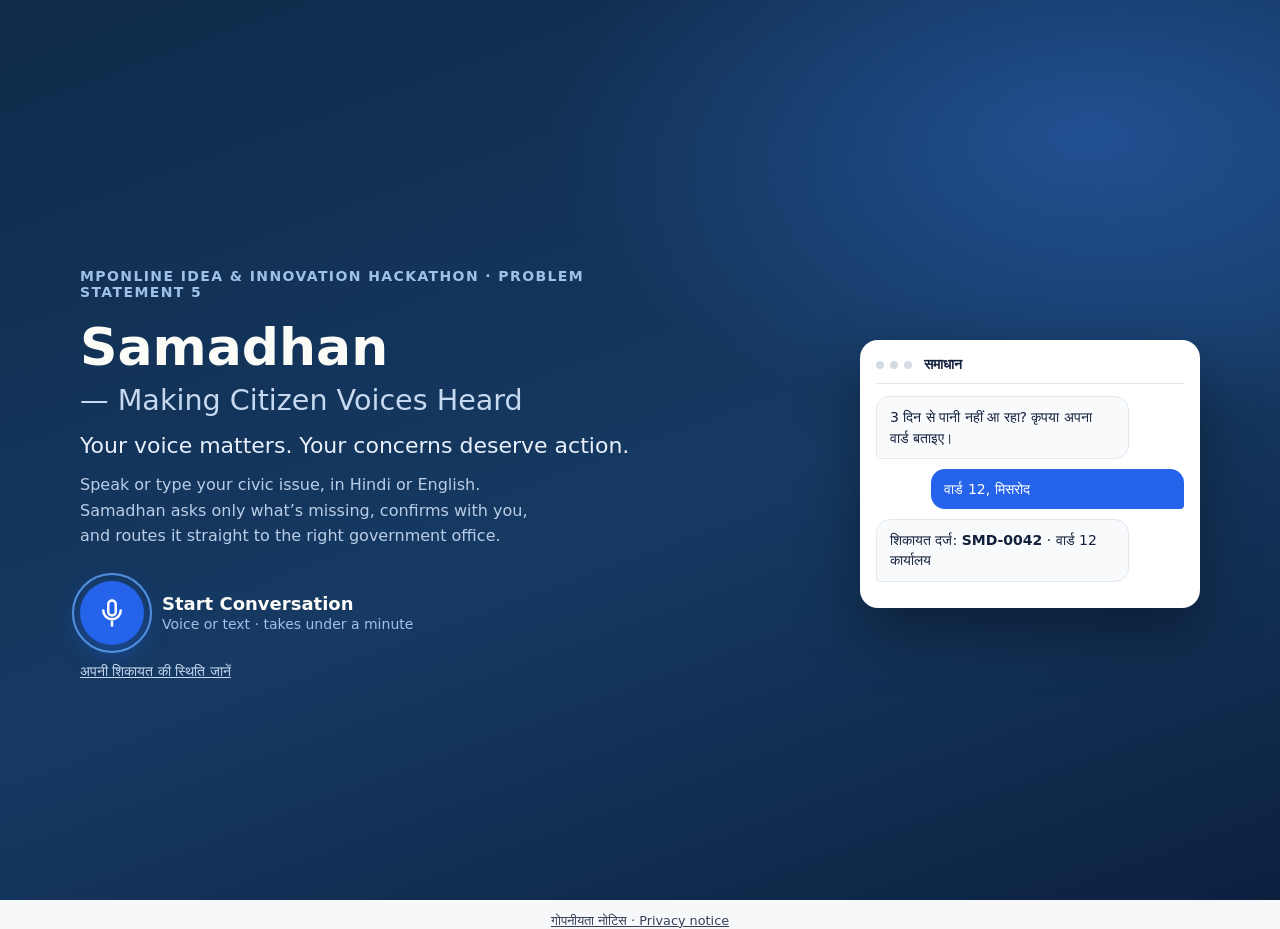
<file: frontend/index.html>
<!doctype html>
<html lang="hi">
<head>
<meta charset="UTF-8">
<meta name="viewport" content="width=device-width, initial-scale=1, maximum-scale=1, viewport-fit=cover">
<title>समाधान — शिकायत दर्ज करें</title>
<link rel="stylesheet" href="style.css">
</head>
<body data-hero>

<section id="hero" class="hero">
  <div class="hero-inner">
    <div class="hero-copy">
      <p class="hero-eyebrow reveal" style="animation-delay:.05s">MPOnline Idea &amp; Innovation Hackathon &middot; Problem Statement 5</p>
      <h1 class="hero-title reveal" style="animation-delay:.15s">Samadhan <span class="hero-title-sub">— Making Citizen Voices Heard</span></h1>
      <p class="hero-tagline reveal" style="animation-delay:.25s">Your voice matters. Your concerns deserve action.</p>
      <p class="hero-desc reveal" style="animation-delay:.35s">Speak or type your civic issue, in Hindi or English. Samadhan asks only what&rsquo;s missing, confirms with you, and routes it straight to the right government office.</p>
      <div class="hero-cta-row reveal" style="animation-delay:.45s">
        <button id="hero-cta" class="cta-mic" aria-label="Start Conversation">
          <span class="cta-mic-ring"></span>
          <span class="cta-mic-ring cta-mic-ring-2"></span>
          <svg class="cta-mic-icon" viewBox="0 0 24 24" width="30" height="30" fill="none" stroke="currentColor" stroke-width="2" stroke-linecap="round" stroke-linejoin="round" aria-hidden="true">
            <rect x="9" y="2" width="6" height="12" rx="3"></rect>
            <path d="M5 10a7 7 0 0 0 14 0"></path>
            <line x1="12" y1="19" x2="12" y2="22"></line>
          </svg>
        </button>
        <div class="cta-label-group">
          <span class="cta-label">Start Conversation</span>
          <span class="cta-sublabel">Voice or text &middot; takes under a minute</span>
        </div>
      </div>
      <a href="status.html" class="hero-status-link reveal" style="animation-delay:.55s">अपनी शिकायत की स्थिति जानें</a>
    </div>
    <div class="hero-preview reveal" style="animation-delay:.55s" aria-hidden="true">
      <div class="preview-card">
        <div class="preview-card-header">
          <span class="preview-dot"></span><span class="preview-dot"></span><span class="preview-dot"></span>
          <span class="preview-card-title">समाधान</span>
        </div>
        <div class="preview-bubble bot">3 दिन से पानी नहीं आ रहा? कृपया अपना वार्ड बताइए।</div>
        <div class="preview-bubble citizen">वार्ड 12, मिसरोद</div>
        <div class="preview-bubble bot preview-bubble-ticket">शिकायत दर्ज: <b>SMD-0042</b> &middot; वार्ड 12 कार्यालय</div>
      </div>
    </div>
  </div>
</section>

<!-- S31: full chat page disabled on purpose (the widget is the chat now). To bring it back: remove `hidden`,
     and load app.js instead of widget.js. -->
<div id="app" class="app-shell" hidden>
<header class="app-header">
  <h1>समाधान</h1>
  <p class="tagline">अपनी समस्या, शिकायत या सवाल यहाँ बताइए</p>
  <a href="status.html" class="header-link">अपनी शिकायत की स्थिति जानें</a>
</header>

<main id="chat" class="chat" aria-live="polite" aria-label="बातचीत"></main>

<form id="composer" class="composer">
  <div class="composer-actions">
    <button type="button" id="btn-restart" class="chip-btn">फिर से शुरू करें</button>
    <button type="button" id="btn-cancel" class="chip-btn">रद्द करें</button>
    <button type="button" id="btn-location" class="chip-btn">📍 लोकेशन भेजें</button>
  </div>

  <div class="voice-row">
    <button type="button" id="btn-mic" class="mic-btn"
            aria-label="आवाज़ रिकॉर्ड करने के लिए दबाकर रखें">
      <svg viewBox="0 0 24 24" width="26" height="26" fill="none" stroke="currentColor"
           stroke-width="2" stroke-linecap="round" stroke-linejoin="round" aria-hidden="true">
        <rect x="9" y="2" width="6" height="12" rx="3"></rect>
        <path d="M5 10a7 7 0 0 0 14 0"></path>
        <line x1="12" y1="19" x2="12" y2="22"></line>
      </svg>
      <span id="mic-timer" class="mic-timer" hidden>0:00</span>
    </button>
    <p class="mic-caption">🎤 बोलने के लिए दबाकर रखें &middot; Hold to speak</p>
  </div>

  <div class="composer-row">
    <textarea id="input" class="input" placeholder="या यहाँ लिखें…" rows="1" required></textarea>
    <button type="submit" id="btn-send" class="send-btn" aria-label="भेजें">भेजें</button>
  </div>
</form>
</div>

<p class="privacy-link"><a href="privacy.html">गोपनीयता नोटिस · Privacy notice</a></p>

<script src="config.js"></script>
<script src="auth.js"></script>
<script src="widget.js"></script>
</body>
</html>
</file>
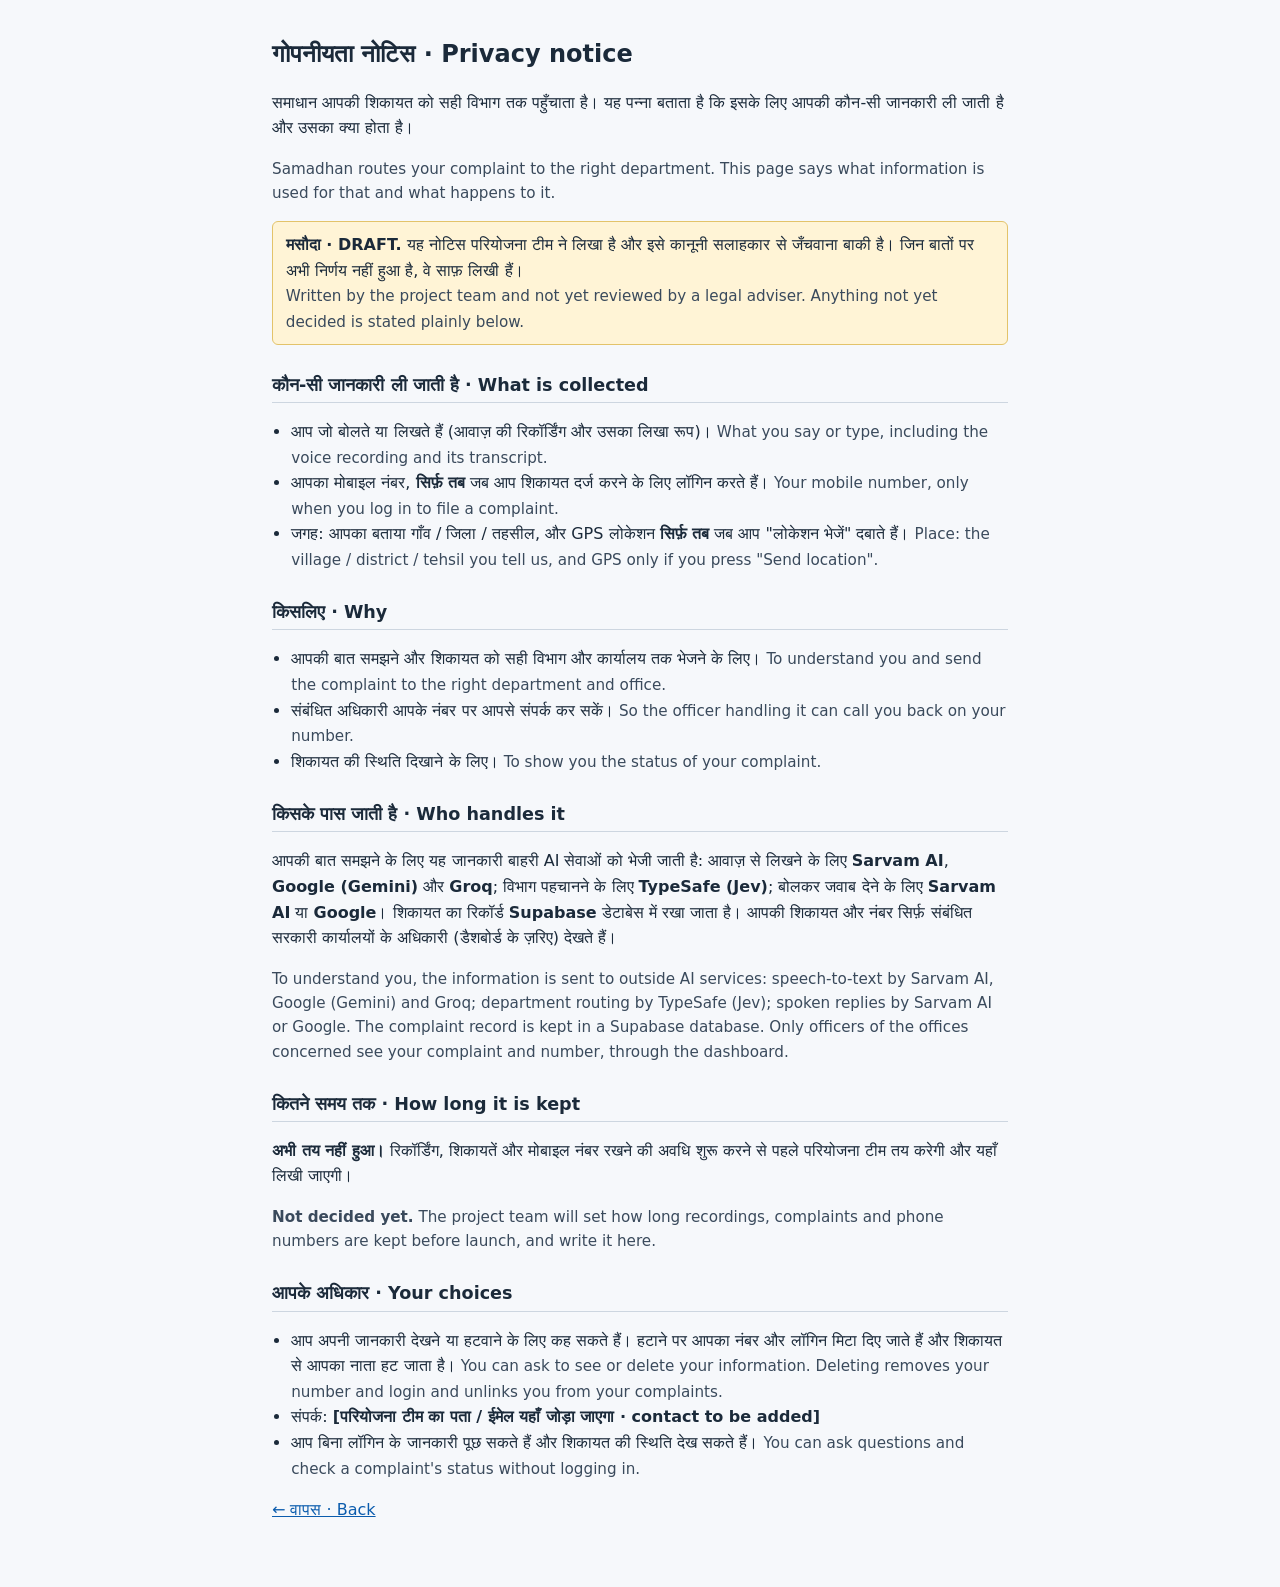
<file: frontend/privacy.html>
<!DOCTYPE html>
<html lang="hi">
<head>
<meta charset="UTF-8">
<meta name="viewport" content="width=device-width, initial-scale=1">
<title>गोपनीयता नोटिस · Privacy notice — Samadhan</title>
<style>
  body { font-family: system-ui, "Noto Sans Devanagari", sans-serif; line-height: 1.6; max-width: 46rem; margin: 0 auto; padding: 1.2rem 1rem 3rem; color: #1b2a3a; background: #f6f8fb; }
  h1 { font-size: 1.5rem; margin-bottom: .2rem; }
  h2 { font-size: 1.1rem; margin-top: 1.6rem; border-bottom: 1px solid #cdd6e0; padding-bottom: .2rem; }
  .draft { background: #fff4d6; border: 1px solid #e3c36a; padding: .6rem .8rem; border-radius: 6px; margin: 1rem 0; }
  ul { padding-left: 1.2rem; }
  .en { color: #3a4a5c; font-size: .95rem; }
  a { color: #0b5cad; }
</style>
</head>
<body>

<h1>गोपनीयता नोटिस · Privacy notice</h1>
<p>समाधान आपकी शिकायत को सही विभाग तक पहुँचाता है। यह पन्ना बताता है कि इसके लिए आपकी कौन-सी जानकारी ली जाती है और उसका क्या होता है।</p>
<p class="en">Samadhan routes your complaint to the right department. This page says what information is used for that and what happens to it.</p>

<div class="draft">
  <strong>मसौदा · DRAFT.</strong> यह नोटिस परियोजना टीम ने लिखा है और इसे कानूनी सलाहकार से जँचवाना बाकी है। जिन बातों पर अभी निर्णय नहीं हुआ है, वे साफ़ लिखी हैं।<br>
  <span class="en">Written by the project team and not yet reviewed by a legal adviser. Anything not yet decided is stated plainly below.</span>
</div>

<h2>कौन-सी जानकारी ली जाती है · What is collected</h2>
<ul>
  <li>आप जो बोलते या लिखते हैं (आवाज़ की रिकॉर्डिंग और उसका लिखा रूप)। <span class="en">What you say or type, including the voice recording and its transcript.</span></li>
  <li>आपका मोबाइल नंबर, <b>सिर्फ़ तब</b> जब आप शिकायत दर्ज करने के लिए लॉगिन करते हैं। <span class="en">Your mobile number, only when you log in to file a complaint.</span></li>
  <li>जगह: आपका बताया गाँव / जिला / तहसील, और GPS लोकेशन <b>सिर्फ़ तब</b> जब आप "लोकेशन भेजें" दबाते हैं। <span class="en">Place: the village / district / tehsil you tell us, and GPS only if you press "Send location".</span></li>
</ul>

<h2>किसलिए · Why</h2>
<ul>
  <li>आपकी बात समझने और शिकायत को सही विभाग और कार्यालय तक भेजने के लिए। <span class="en">To understand you and send the complaint to the right department and office.</span></li>
  <li>संबंधित अधिकारी आपके नंबर पर आपसे संपर्क कर सकें। <span class="en">So the officer handling it can call you back on your number.</span></li>
  <li>शिकायत की स्थिति दिखाने के लिए। <span class="en">To show you the status of your complaint.</span></li>
</ul>

<h2>किसके पास जाती है · Who handles it</h2>
<p>आपकी बात समझने के लिए यह जानकारी बाहरी AI सेवाओं को भेजी जाती है: आवाज़ से लिखने के लिए <b>Sarvam AI</b>, <b>Google (Gemini)</b> और <b>Groq</b>; विभाग पहचानने के लिए <b>TypeSafe (Jev)</b>; बोलकर जवाब देने के लिए <b>Sarvam AI</b> या <b>Google</b>। शिकायत का रिकॉर्ड <b>Supabase</b> डेटाबेस में रखा जाता है। आपकी शिकायत और नंबर सिर्फ़ संबंधित सरकारी कार्यालयों के अधिकारी (डैशबोर्ड के ज़रिए) देखते हैं।</p>
<p class="en">To understand you, the information is sent to outside AI services: speech-to-text by Sarvam AI, Google (Gemini) and Groq; department routing by TypeSafe (Jev); spoken replies by Sarvam AI or Google. The complaint record is kept in a Supabase database. Only officers of the offices concerned see your complaint and number, through the dashboard.</p>

<h2>कितने समय तक · How long it is kept</h2>
<p><b>अभी तय नहीं हुआ।</b> रिकॉर्डिंग, शिकायतें और मोबाइल नंबर रखने की अवधि शुरू करने से पहले परियोजना टीम तय करेगी और यहाँ लिखी जाएगी।</p>
<p class="en"><b>Not decided yet.</b> The project team will set how long recordings, complaints and phone numbers are kept before launch, and write it here.</p>

<h2>आपके अधिकार · Your choices</h2>
<ul>
  <li>आप अपनी जानकारी देखने या हटवाने के लिए कह सकते हैं। हटाने पर आपका नंबर और लॉगिन मिटा दिए जाते हैं और शिकायत से आपका नाता हट जाता है। <span class="en">You can ask to see or delete your information. Deleting removes your number and login and unlinks you from your complaints.</span></li>
  <li>संपर्क: <b>[परियोजना टीम का पता / ईमेल यहाँ जोड़ा जाएगा · contact to be added]</b></li>
  <li>आप बिना लॉगिन के जानकारी पूछ सकते हैं और शिकायत की स्थिति देख सकते हैं। <span class="en">You can ask questions and check a complaint's status without logging in.</span></li>
</ul>

<p><a href="index.html">&larr; वापस · Back</a></p>
</body>
</html>
</file>
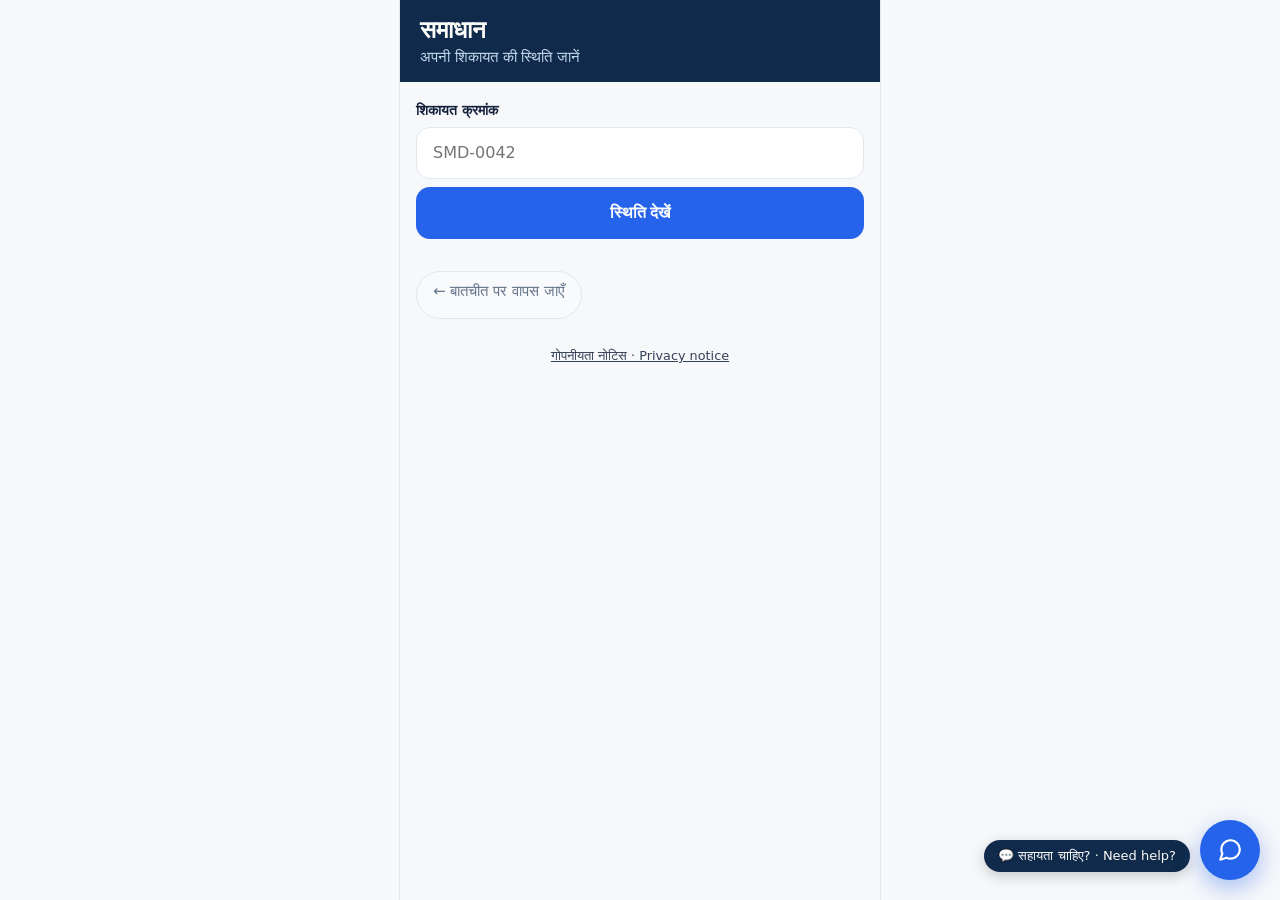
<file: frontend/status.html>
<!doctype html>
<html lang="hi">
<head>
<meta charset="UTF-8">
<meta name="viewport" content="width=device-width, initial-scale=1, maximum-scale=1, viewport-fit=cover">
<title>समाधान — शिकायत की स्थिति</title>
<link rel="stylesheet" href="style.css">
</head>
<body>

<div class="app-shell">
<header class="app-header">
  <h1>समाधान</h1>
  <p class="tagline">अपनी शिकायत की स्थिति जानें</p>
</header>

<main class="status-main">
  <form id="lookup-form" class="status-form">
    <label for="complaint-id" class="status-label">शिकायत क्रमांक</label>
    <input id="complaint-id" class="input" type="text" placeholder="SMD-0042" autocomplete="off" required>
    <div id="form-error" class="form-error" role="alert" hidden></div>
    <button type="submit" id="btn-check" class="send-btn status-submit">स्थिति देखें</button>
  </form>

  <div id="result" class="status-result" aria-live="polite"></div>

  <a href="index.html" class="chip-btn status-back">&larr; बातचीत पर वापस जाएँ</a>
  <p class="privacy-link"><a href="privacy.html">गोपनीयता नोटिस · Privacy notice</a></p>
</main>
</div>

<script src="config.js"></script>
<script src="status.js"></script>
<script src="widget.js"></script>
</body>
</html>
</file>
<file: frontend/style.css>
/* Samadhan citizen chat — mobile-first, Hindi-first (T21). No framework, no build step. */

:root {
  --bg: #f7f8fa;
  --header-bg: #0f2a4a;
  --header-text: #fbfbf8;
  --bot-bg: #ffffff;
  --bot-border: #e2e8f0;
  --bot-text: #14213d;
  --citizen-bg: #2563eb;
  --citizen-text: #ffffff;
  --error-bg: #fff1f0;
  --error-border: #f6a09a;
  --error-text: #7a271a;
  --muted: #64748b;
  --accent: #2563eb;
  --ticket-bg: #eff4ff;
  --ticket-border: #c7d9f0;
  --success-bg: #ecfdf5;
  --success-border: #86efac;
  --success-text: #166534;
}

* { box-sizing: border-box; }

html, body {
  height: 100%;
  margin: 0;
  font-family: 'Noto Sans Devanagari', 'Segoe UI', system-ui, -apple-system, sans-serif;
  background: var(--bg);
  color: var(--bot-text);
}

/* S31: the hidden chat page must stay hidden (display:flex below would override the attribute) */
.app-shell[hidden] { display: none; }

.app-shell {
  display: flex;
  flex-direction: column;
  height: 100dvh;
}

.app-header {
  flex: none;
  background: var(--header-bg);
  color: var(--header-text);
  padding: 16px 20px calc(16px + env(safe-area-inset-top, 0px)) 20px;
  padding-top: max(16px, env(safe-area-inset-top, 16px));
}

.app-header h1 {
  margin: 0;
  font-size: 24px;
  font-weight: 700;
}

.app-header .tagline {
  margin: 4px 0 0;
  font-size: 15px;
  color: #c7d9f0;
}

.app-header .header-link {
  display: inline-block;
  margin-top: 8px;
  font-size: 13px;
  color: #c7d9f0;
  text-decoration: underline;
}

.chat {
  flex: 1;
  overflow-y: auto;
  padding: 16px;
  display: flex;
  flex-direction: column;
  gap: 12px;
}

.msg {
  max-width: 82%;
  padding: 12px 16px;
  border-radius: 16px;
  font-size: 16px;
  line-height: 1.5;
  word-wrap: break-word;
  white-space: pre-wrap;
}

.msg-in {
  animation: reveal-up 0.35s ease-out; /* T52: same keyframe as the hero, shorter for a bubble */
}

/* S28 4.6: links in bot replies (.msg already keeps line breaks) */
.msg.bot a { color: var(--accent); word-break: break-all; }

.msg.bot {
  align-self: flex-start;
  background: var(--bot-bg);
  border: 1px solid var(--bot-border);
  color: var(--bot-text);
  border-bottom-left-radius: 4px;
}

.msg.citizen {
  align-self: flex-end;
  background: var(--citizen-bg);
  color: var(--citizen-text);
  border-bottom-right-radius: 4px;
}

.msg.error {
  align-self: flex-start;
  background: var(--error-bg);
  border: 1px solid var(--error-border);
  color: var(--error-text);
  border-bottom-left-radius: 4px;
}

/* T52: bilingual greeting card -- Hindi primary, English secondary, both always shown (S18). */
.greeting-card {
  display: flex;
  flex-direction: column;
}

.greeting-block {
  display: flex;
  flex-direction: column;
  gap: 4px;
}

.greeting-line {
  margin: 0;
}

.greeting-hi {
  font-size: 16px;
  color: var(--bot-text);
}

.greeting-hi .greeting-line strong {
  color: var(--accent);
}

.greeting-divider {
  height: 1px;
  background: var(--bot-border);
  margin: 10px 0;
}

.greeting-en {
  font-size: 14px;
  color: var(--muted);
}

.greeting-listen-btn {
  align-self: flex-start;
  margin-top: 12px;
  display: flex;
  align-items: center;
  gap: 6px;
  border: 1px solid var(--accent);
  background: var(--ticket-bg);
  color: var(--accent);
  font-size: 14px;
  font-weight: 600;
  padding: 8px 14px;
  border-radius: 999px;
  cursor: pointer;
}

.greeting-listen-btn[hidden] { display: none; } /* display:flex above would otherwise override `hidden` */

.greeting-listen-btn:active {
  background: var(--ticket-border);
}

/* T52: brief "typing" pause before the greeting appears (user-requested, 3s wait). */
.typing-indicator {
  display: inline-flex;
  align-items: center;
  gap: 4px;
  padding: 4px 2px;
}

.typing-indicator span {
  width: 7px;
  height: 7px;
  border-radius: 50%;
  background: var(--muted);
  animation: typing-bounce 1.1s ease-in-out infinite;
}

.typing-indicator span:nth-child(2) { animation-delay: 0.15s; }
.typing-indicator span:nth-child(3) { animation-delay: 0.3s; }

@keyframes typing-bounce {
  0%, 60%, 100% { transform: translateY(0); opacity: 0.5; }
  30% { transform: translateY(-5px); opacity: 1; }
}

.speak-btn {
  display: inline-block;
  margin-left: 8px;
  border: none;
  background: transparent;
  color: var(--muted);
  cursor: pointer;
  font-size: 15px;
  vertical-align: middle;
  padding: 0 2px;
}

.speak-btn:disabled {
  opacity: 0.5;
  cursor: not-allowed;
}

/* S17 D-S17-5: voice-note player inside every bot bubble */
.voice-note {
  display: flex;
  align-items: center;
  gap: 8px;
  margin-top: 8px;
  padding: 6px 10px;
  min-width: 170px;
  background: var(--ticket-bg);
  border: 1px solid var(--ticket-border);
  border-radius: 999px;
}

.vn-play {
  flex: none;
  width: 30px;
  height: 30px;
  border: none;
  border-radius: 50%;
  background: var(--accent);
  color: #fff;
  font-size: 13px;
  cursor: pointer;
}

.vn-play:disabled { opacity: 0.6; cursor: progress; }

.vn-track {
  flex: 1;
  height: 4px;
  background: var(--ticket-border);
  border-radius: 2px;
  overflow: hidden;
}

.vn-fill { width: 0%; height: 100%; background: var(--accent); }

.vn-time { flex: none; font-size: 12px; color: var(--muted); font-variant-numeric: tabular-nums; }

/* The citizen's own recording, inside their (blue) bubble */
.voice-note-mine {
  margin-top: 0;
  background: rgba(255, 255, 255, 0.16);
  border-color: rgba(255, 255, 255, 0.35);
}

.voice-note-mine .vn-play { background: #fff; color: var(--accent); }
.vn-expired { opacity: 0.55; }
.vn-expired .vn-play { cursor: default; }
.voice-note-mine .vn-track { background: rgba(255, 255, 255, 0.35); }
.voice-note-mine .vn-fill { background: #fff; }
.voice-note-mine .vn-time { color: #fff; }

/* S23: yes/no chips under a location question */
.location-choice {
  display: flex;
  flex-wrap: wrap;
  gap: 8px;
  margin-top: 10px;
}

/* S29: link on the ticket card */
.ticket-status-link {
  display: inline-block;
  margin-top: 8px;
  color: var(--accent);
  font-weight: 600;
}

.msg.system {
  align-self: center;
  background: transparent;
  color: var(--muted);
  font-size: 14px;
  padding: 4px 12px;
}

.card {
  margin-top: 10px;
  border-radius: 12px;
  padding: 14px 16px;
  font-size: 15px;
}

.card-summary {
  background: #f8fafc;
  border: 1px solid var(--bot-border);
}

.card-summary .card-title {
  font-weight: 600;
  margin-bottom: 8px;
  color: var(--bot-text);
}

.card-summary dl {
  margin: 0;
  display: grid;
  grid-template-columns: auto 1fr;
  column-gap: 10px;
  row-gap: 4px;
}

.card-summary dt {
  color: var(--muted);
  font-weight: 500;
}

.card-summary dd {
  margin: 0;
  color: var(--bot-text);
}

.card-ticket {
  background: var(--ticket-bg);
  border: 1px solid var(--ticket-border);
}

.card-ticket .complaint-id {
  font-size: 22px;
  font-weight: 700;
  color: var(--header-bg);
  letter-spacing: 0.5px;
}

.card-ticket .ticket-row {
  margin-top: 6px;
  color: #334155;
}

.card-ticket-confirm {
  animation: ticket-confirm-pop 0.5s ease-out; /* T52: one-off celebratory pop (S18) */
}

@keyframes ticket-confirm-pop {
  0% { transform: scale(0.92); border-color: var(--accent); }
  60% { transform: scale(1.03); }
  100% { transform: scale(1); border-color: var(--ticket-border); }
}

.badge {
  display: inline-block;
  margin-top: 8px;
  padding: 3px 10px;
  border-radius: 999px;
  font-size: 13px;
  font-weight: 600;
  background: #fff7ed;
  color: #b45309;
  border: 1px solid #f6ad55;
}

.badge-new {
  background: #f1f5f9;
  color: var(--muted);
  border: 1px solid var(--bot-border);
}

.badge-in_progress {
  background: var(--ticket-bg);
  color: var(--accent);
  border: 1px solid var(--ticket-border);
}

.badge-resolved {
  background: var(--success-bg);
  color: var(--success-text);
  border: 1px solid var(--success-border);
}

.composer {
  flex: none;
  border-top: 1px solid var(--bot-border);
  background: var(--bot-bg);
  padding: 10px 12px calc(10px + env(safe-area-inset-bottom, 0px)) 12px;
  display: flex;
  flex-direction: column;
  gap: 8px;
}

.composer-actions {
  display: flex;
  gap: 8px;
}

.chip-btn {
  flex: none;
  min-height: 48px;
  font-size: 15px;
  padding: 10px 16px;
  border-radius: 999px;
  border: 1px solid var(--bot-border);
  background: #f8fafc;
  color: var(--muted);
  cursor: pointer;
}

.chip-btn:active {
  background: #eef2f6;
}

.chip-btn-highlight {
  background: var(--ticket-bg);
  border-color: var(--accent);
  color: var(--accent);
  font-weight: 600;
}

.composer-row {
  display: flex;
  align-items: flex-end;
  gap: 8px;
}

.input {
  flex: 1;
  min-height: 52px;
  max-height: 120px;
  resize: none;
  border: 1px solid var(--bot-border);
  border-radius: 14px;
  padding: 14px 16px;
  font-size: 16px;
  font-family: inherit;
  line-height: 1.4;
}

.input:focus {
  outline: none;
  border-color: var(--accent);
}

.send-btn {
  flex: none;
  min-width: 76px;
  height: 52px;
  border: none;
  border-radius: 14px;
  background: var(--accent);
  color: #fff;
  font-size: 16px;
  font-weight: 600;
  cursor: pointer;
}

.send-btn:disabled {
  background: #93b4e8;
  cursor: not-allowed;
}

/* ---------------------------------------------------------------------------
   T52: press-and-hold mic -- the single largest, most obvious composer element
   (docs/T52-designer-brief.md), its own row above the text input (S18).
--------------------------------------------------------------------------- */

.voice-row {
  display: flex;
  flex-direction: column;
  align-items: center;
  gap: 6px;
  padding: 4px 0 2px;
}

.mic-btn {
  flex: none;
  width: 68px;
  height: 68px;
  border-radius: 50%;
  border: none;
  background: var(--accent);
  color: #fff;
  cursor: pointer;
  display: flex;
  align-items: center;
  justify-content: center;
  position: relative;
  touch-action: manipulation; /* tap-to-record: no double-tap zoom delay */
  -webkit-tap-highlight-color: transparent;
  box-shadow: 0 6px 18px rgba(37, 99, 235, 0.35);
  animation: mic-idle-pulse 2.6s ease-in-out infinite;
}

.mic-btn:disabled {
  opacity: 0.5;
  cursor: not-allowed;
  animation: none;
}

.mic-btn-starting {
  animation: none;
  opacity: 0.7;
}

/* Connecting: a ring spins around the button until the microphone is ready. */
.mic-btn-starting::after {
  content: '';
  position: absolute;
  inset: -6px;
  border-radius: 50%;
  border: 3px solid transparent;
  border-top-color: var(--accent);
  animation: mic-connecting-spin 0.8s linear infinite;
}

/* Live voice wave while recording (drawn on a canvas by widget.js). */
.mic-wave {
  display: block;
  flex: 1;
  min-width: 0;
  height: 48px;
  color: var(--error-text);
}

.mic-wave[hidden] {
  display: none;
}

@keyframes mic-connecting-spin {
  to { transform: rotate(360deg); }
}

.mic-btn-recording {
  background: var(--error-text);
  animation: mic-recording-pulse 1.2s ease-in-out infinite;
}

.mic-btn-cancelled {
  background: var(--muted);
  animation: none;
}

.mic-live {
  display: flex;
  align-items: center;
  justify-content: center;
  gap: 10px;
  width: 100%;
  max-width: 300px;
}

.mic-live[hidden] {
  display: none;
}

.mic-timer {
  flex: none;
  min-width: 34px;
  font-size: 14px;
  font-weight: 600;
  font-variant-numeric: tabular-nums;
  color: var(--error-text);
}

.mic-caption {
  margin: 0;
  font-size: 14px;
  color: var(--muted);
  text-align: center;
}

@keyframes mic-idle-pulse {
  0%, 100% { box-shadow: 0 6px 18px rgba(37, 99, 235, 0.35), 0 0 0 0 rgba(37, 99, 235, 0.25); }
  50% { box-shadow: 0 6px 18px rgba(37, 99, 235, 0.35), 0 0 0 14px rgba(37, 99, 235, 0); }
}

@keyframes mic-recording-pulse {
  0%, 100% { box-shadow: 0 0 0 0 rgba(122, 39, 26, 0.35); }
  50% { box-shadow: 0 0 0 14px rgba(122, 39, 26, 0); }
}

@media (min-width: 640px) {
  .app-shell { max-width: 480px; margin: 0 auto; box-shadow: 0 0 0 1px var(--bot-border); }
}

/* ---------------------------------------------------------------------------
   Hero section — landing intro above the chat app (T21 follow-up).
--------------------------------------------------------------------------- */

.hero {
  position: relative;
  min-height: 100dvh;
  display: flex;
  flex-direction: column;
  justify-content: center;
  padding: 96px 24px 48px;
  background:
    radial-gradient(900px 500px at 85% 15%, rgba(59, 130, 246, 0.35), transparent 60%),
    linear-gradient(160deg, #0f2a4a 0%, #163a63 55%, #0c2140 100%);
  color: var(--header-text);
  overflow: hidden;
}

.hero-inner {
  position: relative;
  z-index: 1;
  width: 100%;
  max-width: 1120px;
  margin: 0 auto;
  display: grid;
  grid-template-columns: 1fr;
  gap: 40px;
  align-items: center;
}

.hero-eyebrow {
  margin: 0 0 18px;
  font-size: 14px;
  font-weight: 600;
  letter-spacing: 1.4px;
  text-transform: uppercase;
  color: #9fc1e8;
}

.hero-title {
  margin: 0 0 16px;
  font-size: clamp(34px, 7vw, 52px);
  font-weight: 700;
  line-height: 1.15;
  color: #fbfbf8;
}

.hero-title-sub {
  display: block;
  font-size: 0.55em;
  font-weight: 500;
  color: #c7d9f0;
  margin-top: 6px;
}

.hero-tagline {
  margin: 0 0 14px;
  font-size: clamp(18px, 3vw, 22px);
  font-weight: 500;
  color: #e8f0fb;
}

.hero-desc {
  margin: 0 0 32px;
  max-width: 46ch;
  font-size: 16px;
  line-height: 1.6;
  color: #b9cde6;
}

.hero-cta-row {
  display: flex;
  align-items: center;
  gap: 18px;
}

.cta-mic {
  position: relative;
  flex: none;
  width: 64px;
  height: 64px;
  border-radius: 50%;
  border: none;
  background: var(--accent);
  color: #fff;
  display: flex;
  align-items: center;
  justify-content: center;
  cursor: pointer;
  box-shadow: 0 8px 24px rgba(37, 99, 235, 0.45);
}

.cta-mic-ring {
  position: absolute;
  inset: -8px;
  border-radius: 50%;
  border: 2px solid rgba(96, 165, 250, 0.55);
  animation: mic-pulse 2.4s ease-out infinite;
}

.cta-mic-ring-2 {
  animation-delay: 1.2s;
}

.cta-label-group {
  display: flex;
  flex-direction: column;
  gap: 2px;
}

.cta-label {
  font-size: 18px;
  font-weight: 700;
  color: #fbfbf8;
}

.cta-sublabel {
  font-size: 14px;
  color: #9fc1e8;
}

.hero-preview {
  display: flex;
  justify-content: center;
}

.preview-card {
  width: 100%;
  max-width: 340px;
  background: #ffffff;
  border-radius: 18px;
  padding: 16px;
  box-shadow: 0 24px 60px rgba(0, 0, 0, 0.35);
  animation: float-card 5s ease-in-out infinite;
}

.preview-card-header {
  display: flex;
  align-items: center;
  gap: 6px;
  margin-bottom: 12px;
  padding-bottom: 10px;
  border-bottom: 1px solid var(--bot-border);
}

.preview-dot {
  width: 8px;
  height: 8px;
  border-radius: 50%;
  background: #d5dbe3;
}

.preview-card-title {
  margin-left: 6px;
  font-size: 14px;
  font-weight: 700;
  color: var(--bot-text);
}

.preview-bubble {
  max-width: 82%;
  margin-bottom: 10px;
  padding: 10px 13px;
  border-radius: 14px;
  font-size: 14px;
  line-height: 1.45;
}

.preview-bubble.bot {
  background: #f8fafc;
  border: 1px solid var(--bot-border);
  color: var(--bot-text);
  border-bottom-left-radius: 4px;
}

.preview-bubble.citizen {
  margin-left: auto;
  background: var(--accent);
  color: #fff;
  border-bottom-right-radius: 4px;
}

.preview-bubble-ticket {
  background: var(--ticket-bg);
  border-color: var(--ticket-border);
}

.hero-scroll-cue {
  position: relative;
  z-index: 1;
  margin: 40px auto 0;
  font-size: 22px;
  color: #7fa0c4;
  animation: bounce 2.2s ease-in-out infinite;
}

.reveal {
  opacity: 0;
  animation: reveal-up 0.7s ease-out forwards;
}

@keyframes reveal-up {
  from { opacity: 0; transform: translateY(16px); }
  to { opacity: 1; transform: translateY(0); }
}

@keyframes mic-pulse {
  0% { transform: scale(1); opacity: 0.9; }
  100% { transform: scale(1.6); opacity: 0; }
}

@keyframes float-card {
  0%, 100% { transform: translateY(0); }
  50% { transform: translateY(-8px); }
}

@keyframes bounce {
  0%, 100% { transform: translateY(0); }
  50% { transform: translateY(6px); }
}

@media (min-width: 860px) {
  .hero-inner { grid-template-columns: 1.1fr 0.9fr; text-align: left; }
  .hero-preview { justify-content: flex-end; }
}

@media (max-width: 859px) {
  .hero-inner { text-align: center; }
  .hero-desc { margin-left: auto; margin-right: auto; }
  .hero-cta-row { justify-content: center; }
  .hero-preview { order: -1; }
  .preview-card { max-width: 300px; }
}

@media (prefers-reduced-motion: reduce) {
  .reveal { animation: none; opacity: 1; }
  .cta-mic-ring, .preview-card, .hero-scroll-cue { animation: none; }
  .msg-in, .mic-btn, .mic-btn-recording, .card-ticket-confirm { animation: none; }
  .typing-indicator span { animation: none; opacity: 1; }
}

/* ---------------------------------------------------------------------------
   Status-check page (T22) — reuses .card/.card-ticket/.badge/.input/.send-btn/.chip-btn above.
--------------------------------------------------------------------------- */

.status-main {
  flex: 1;
  overflow-y: auto;
  padding: 20px 16px;
  display: flex;
  flex-direction: column;
  gap: 16px;
}

.status-form {
  display: flex;
  flex-direction: column;
  gap: 8px;
}

.status-label {
  font-size: 14px;
  font-weight: 600;
  color: var(--bot-text);
}

.form-error {
  font-size: 14px;
  color: var(--error-text);
  background: var(--error-bg);
  border: 1px solid var(--error-border);
  border-radius: 10px;
  padding: 8px 12px;
}

.status-submit {
  width: 100%;
}

.status-result .card {
  margin-top: 0;
}

.status-back {
  align-self: flex-start;
  text-decoration: none;
}

/* ---------------------------------------------------------------------------
   Floating chat widget (T53) -- reuses .msg/.card/.input/.send-btn styles above.
--------------------------------------------------------------------------- */

#samadhan-widget-root {
  position: fixed;
  right: 20px;
  bottom: 20px;
  z-index: 1000;
  display: flex;
  align-items: flex-end;
  gap: 10px;
}

#samadhan-widget-label {
  background: var(--header-bg);
  color: var(--header-text);
  font-size: 13px;
  padding: 8px 14px;
  border-radius: 999px;
  box-shadow: 0 4px 14px rgba(0, 0, 0, 0.2);
  white-space: nowrap;
  margin-bottom: 8px;
}

#samadhan-widget-toggle {
  order: 2;
  flex: none;
  width: 60px;
  height: 60px;
  border-radius: 50%;
  border: none;
  background: var(--accent);
  color: #fff;
  cursor: pointer;
  display: flex;
  align-items: center;
  justify-content: center;
  box-shadow: 0 8px 24px rgba(37, 99, 235, 0.4);
  animation: widget-idle-pulse 3s ease-in-out infinite;
}

@keyframes widget-idle-pulse {
  0%, 100% { box-shadow: 0 8px 24px rgba(37, 99, 235, 0.4), 0 0 0 0 rgba(37, 99, 235, 0.3); }
  50% { box-shadow: 0 8px 24px rgba(37, 99, 235, 0.4), 0 0 0 10px rgba(37, 99, 235, 0); }
}

#samadhan-widget-panel {
  position: fixed;
  right: 20px;
  bottom: 92px;
  width: min(400px, calc(100vw - 40px));
  height: min(620px, calc(100vh - 140px));
  background: var(--bg);
  border-radius: 16px;
  box-shadow: 0 16px 48px rgba(0, 0, 0, 0.25);
  display: flex;
  flex-direction: column;
  overflow: hidden;
  transform-origin: bottom right;
  animation: widget-panel-in 0.22s ease-out;
}

#samadhan-widget-panel[hidden] {
  display: none;
}

@keyframes widget-panel-in {
  from { opacity: 0; transform: scale(0.9) translateY(8px); }
  to { opacity: 1; transform: scale(1) translateY(0); }
}

#samadhan-widget-header {
  flex: none;
  background: var(--header-bg);
  color: var(--header-text);
  padding: 14px 16px;
  font-weight: 700;
  font-size: 16px;
  display: flex;
  align-items: center;
  justify-content: space-between;
}

#samadhan-widget-close {
  background: transparent;
  border: none;
  color: var(--header-text);
  cursor: pointer;
  display: flex;
  padding: 4px;
}

#samadhan-widget-messages {
  flex: 1;
  overflow-y: auto;
  padding: 14px;
  display: flex;
  flex-direction: column;
  gap: 10px;
}

/* #samadhan-widget-composer reuses .composer's layout directly (flex-column, padding, border-top)
   -- the widget's composer-actions/voice-row/composer-row children are the exact same classes
   app.js's composer uses, so they need no widget-specific styling. Just tighten spacing and allow
   the 3 chips to wrap on the narrower panel width, where the full page never needs to. */
#samadhan-widget-composer.composer {
  padding: 8px 10px calc(8px + env(safe-area-inset-bottom, 0px)) 10px;
  gap: 6px;
}

#samadhan-widget-composer .composer-actions {
  flex-wrap: wrap;
}

@media (max-width: 420px) {
  #samadhan-widget-root { right: 12px; bottom: 12px; }
  #samadhan-widget-panel { right: 12px; bottom: 84px; }
}

/* S31: on the home page (body[data-hero]) the hero mic is the entry point; the round button and its label
   show only after the first open, so a citizen can reopen a closed panel. */
body[data-hero] #samadhan-widget-root:not(.samadhan-widget-seen) #samadhan-widget-toggle,
body[data-hero] #samadhan-widget-root:not(.samadhan-widget-seen) #samadhan-widget-label {
  display: none;
}

body[data-hero] #samadhan-widget-panel {
  width: min(420px, calc(100vw - 40px));
  height: min(680px, calc(100vh - 120px));
}

@media (max-width: 480px) {
  body[data-hero] #samadhan-widget-panel,
  #samadhan-widget-panel {
    top: 0;
    left: 0;
    right: 0;
    bottom: 0;
    width: 100%;
    height: 100%;
    max-height: none;
    border-radius: 0;
    padding-top: env(safe-area-inset-top, 0px);
  }
}

.hero-status-link {
  display: inline-block;
  margin-top: 18px;
  font-size: 14px;
  color: #c7d9f0;
  text-decoration: underline;
}

@media (prefers-reduced-motion: reduce) {
  #samadhan-widget-toggle { animation: none; }
  #samadhan-widget-panel { animation: none; }
}

/* Widget, laptop only (>= 481px; phone layout untouched): smaller mic on top, the three chips right-aligned above the
   भेजें button, smaller chips, smaller Hindi text in the greeting card. */
@media (min-width: 481px) {
  #samadhan-widget-composer .voice-row { order: 1; }
  #samadhan-widget-composer .composer-actions { order: 2; justify-content: flex-end; }
  #samadhan-widget-composer .composer-row { order: 3; }

  #samadhan-widget-composer .mic-btn { width: 52px; height: 52px; }
  #samadhan-widget-composer .mic-btn svg { width: 22px; height: 22px; }

  #samadhan-widget-composer .chip-btn {
    min-height: 34px;
    font-size: 12px;
    padding: 5px 11px;
  }

  #samadhan-widget-messages .greeting-hi { font-size: 14px; }
  #samadhan-widget-messages .msg { font-size: 14px; }
  #samadhan-widget-messages .card { font-size: 14px; }

  #samadhan-widget-composer .input {
    min-height: 36px;
    padding: 7px 12px;
    font-size: 14px;
    line-height: 1.4;
    border-radius: 10px;
  }
  #samadhan-widget-composer .send-btn {
    height: 36px;
    min-width: 64px;
    font-size: 14px;
    border-radius: 10px;
  }
  #samadhan-widget-composer .composer-row { align-items: stretch; }
}

/* Full chat page (#app, hidden since S31): same laptop sizes as the widget, so it matches if it is ever turned back on. */
@media (min-width: 481px) {
  #app #composer .voice-row { order: 1; }
  #app #composer .composer-actions { order: 2; justify-content: flex-end; }
  #app #composer .composer-row { order: 3; align-items: stretch; }

  #app #composer .mic-btn { width: 52px; height: 52px; }
  #app #composer .mic-btn svg { width: 22px; height: 22px; }

  #app #composer .chip-btn {
    min-height: 34px;
    font-size: 12px;
    padding: 5px 11px;
  }

  #app #chat .greeting-hi { font-size: 14px; }
  #app #chat .msg { font-size: 14px; }
  #app #chat .card { font-size: 14px; }

  #app #composer .input {
    min-height: 36px;
    padding: 7px 12px;
    font-size: 14px;
    line-height: 1.4;
    border-radius: 10px;
  }
  #app #composer .send-btn {
    height: 36px;
    min-width: 64px;
    font-size: 14px;
    border-radius: 10px;
  }
}

/* Status chip is a link (opens status.html in a new tab): look like the other chips. */
.chip-link {
  display: inline-flex;
  align-items: center;
  text-decoration: none;
}

/* Phone widget only: four chips in one row, so each is a little smaller. The laptop sizes (above) are unchanged. */
@media (max-width: 480px) {
  #samadhan-widget-composer .composer-actions { gap: 4px; flex-wrap: wrap; justify-content: flex-end; }
  #samadhan-widget-composer .chip-btn {
    min-height: 34px;
    font-size: 12px;
    padding: 4px 8px;
  }
}


/* --- S31 login screen (frontend/auth.js) ---------------------------------------------------------------------------- */
#samadhan-auth-overlay {
  position: fixed; inset: 0; z-index: 2147483000; display: flex; align-items: center; justify-content: center;
  padding: 16px; background: rgba(15, 42, 74, 0.55);
}
.samadhan-auth-card {
  width: min(380px, 100%); background: #fff; color: var(--bot-text); border-radius: 14px; padding: 20px 18px 18px;
  box-shadow: 0 12px 40px rgba(0, 0, 0, 0.3); font-family: inherit;
}
.samadhan-auth-card h2 { margin: 0 0 6px; font-size: 1.25rem; color: var(--header-bg); }
.samadhan-auth-why { margin: 0 0 12px; font-size: 0.95rem; line-height: 1.5; color: var(--muted); }
.samadhan-auth-card label { display: block; margin: 8px 0 6px; font-weight: 600; font-size: 0.95rem; }
.samadhan-auth-row { display: flex; align-items: center; border: 2px solid var(--header-bg); border-radius: 10px; background: #fff; }
.samadhan-auth-row:focus-within { border-color: var(--accent); box-shadow: 0 0 0 3px rgba(37, 99, 235, 0.25); }
.samadhan-auth-prefix { padding: 0 10px 0 12px; font-weight: 700; color: var(--header-bg); }
.samadhan-auth-card input {
  flex: 1; min-width: 0; border: 0; outline: 0; background: transparent; padding: 12px 12px 12px 4px; font-size: 1.15rem;
  letter-spacing: 0.04em; color: var(--bot-text);
}
.samadhan-auth-status { min-height: 1.3em; margin: 8px 0 0; font-size: 0.9rem; color: var(--muted); }
.samadhan-auth-status.samadhan-auth-error { color: var(--error-text); font-weight: 600; }
.samadhan-auth-actions { display: flex; flex-wrap: wrap; gap: 8px; margin-top: 12px; }
.samadhan-auth-primary, .samadhan-auth-secondary { min-height: 46px; padding: 0 16px; border-radius: 10px; font-size: 1rem; font-weight: 600; cursor: pointer; }
.samadhan-auth-primary { flex: 1; border: 0; background: var(--header-bg); color: #fff; }
.samadhan-auth-primary:disabled { opacity: 0.6; cursor: wait; }
.samadhan-auth-secondary { border: 2px solid var(--header-bg); background: #fff; color: var(--header-bg); }
#samadhan-widget-auth {
  margin-left: auto; margin-right: 8px; padding: 4px 10px; border: 1px solid rgba(255, 255, 255, 0.5); border-radius: 999px;
  background: transparent; color: var(--header-text); font-size: 0.8rem; cursor: pointer; white-space: nowrap;
}
#samadhan-widget-auth:hover { background: rgba(255, 255, 255, 0.15); }

/* privacy notice link and the consent line in the greeting (audit H2) */
.privacy-link { text-align: center; font-size: 0.8rem; margin: 0.8rem 0 0.4rem; opacity: 0.85; }
.privacy-link a, .greeting-privacy a { color: inherit; text-decoration: underline; }
.greeting-privacy { font-size: 0.8rem; margin: 0.6rem 0 0; opacity: 0.85; }
</file>
